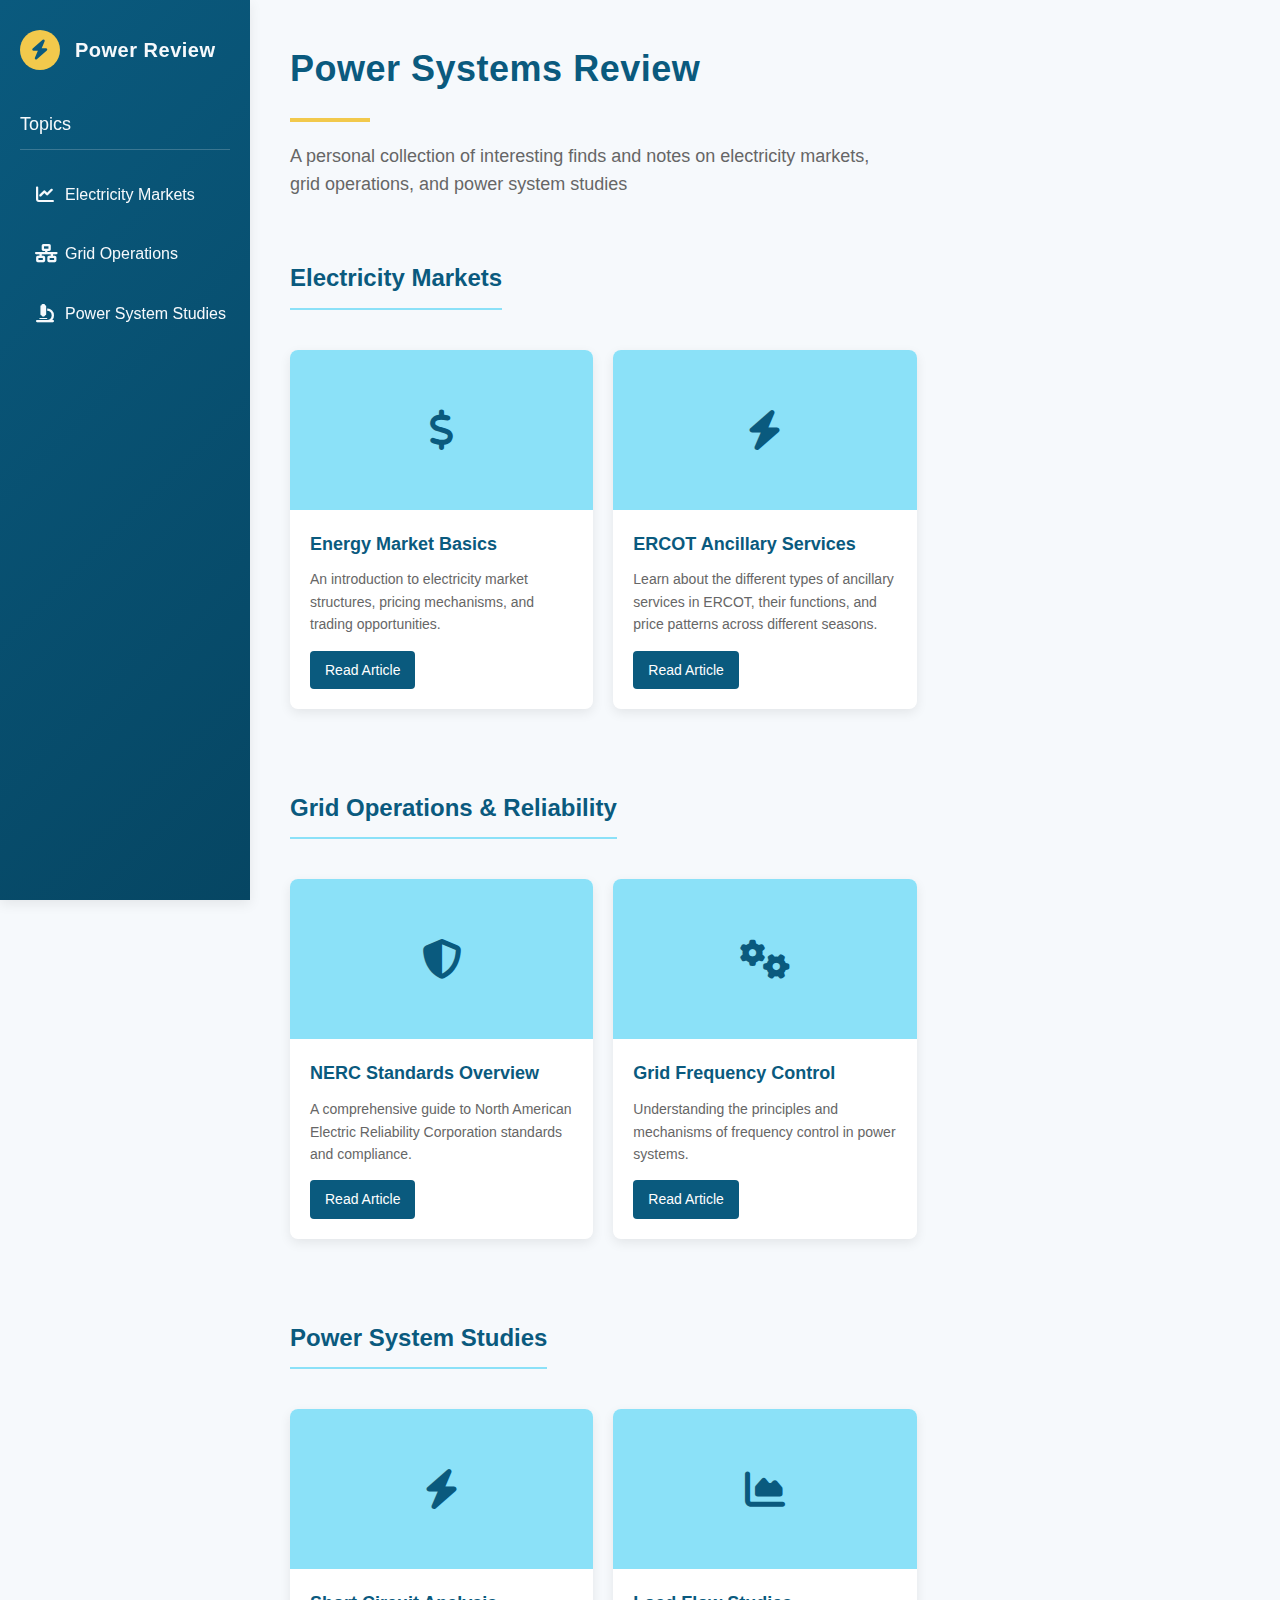
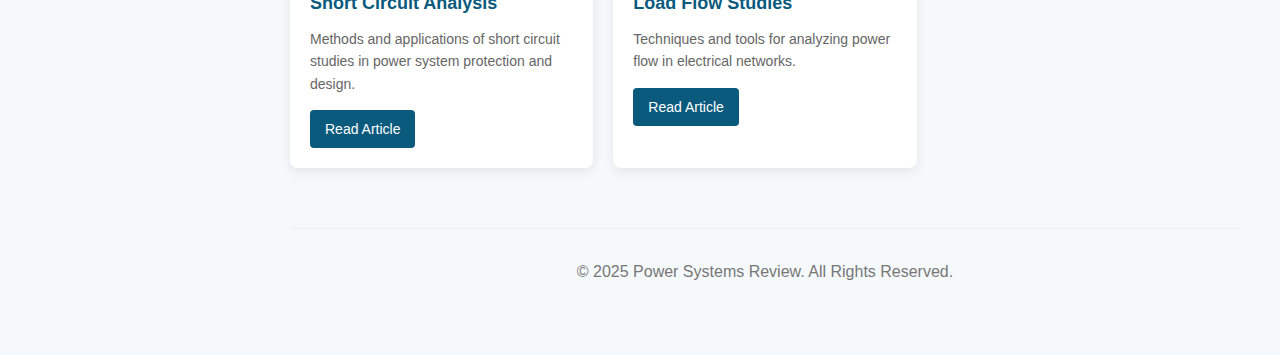
<file: index.html>
<!DOCTYPE html>
<html lang="en">
<head>
    <meta charset="UTF-8">
    <meta name="viewport" content="width=device-width, initial-scale=1.0">
    <title>Power Systems Review</title>
    <link rel="stylesheet" href="https://cdnjs.cloudflare.com/ajax/libs/font-awesome/6.4.0/css/all.min.css">
    <style>
        :root {
            --primary-color: #0a5a7e;
            --secondary-color: #8be1f8;
            --accent-color: #f2c94c;
            --bg-color: #f6f9fc;
            --sidebar-bg: #0a5a7e;
            --text-color: #333;
            --sidebar-text: #f6f9fc;
            --card-bg: #fff;
            --border-radius: 8px;
            --box-shadow: 0 4px 12px rgba(0,0,0,0.08);
            --transition: all 0.3s ease;
        }

        * {
            margin: 0;
            padding: 0;
            box-sizing: border-box;
        }

        body {
            font-family: 'Segoe UI', Tahoma, Geneva, Verdana, sans-serif;
            background-color: var(--bg-color);
            color: var(--text-color);
            margin: 0;
            padding: 0;
            line-height: 1.6;
            overflow-x: hidden;
        }

        /* Mobile Menu Toggle */
        .menu-toggle {
            display: none;
            position: fixed;
            top: 15px;
            right: 15px;
            z-index: 200;
            background-color: var(--primary-color);
            color: white;
            border: none;
            border-radius: 50%;
            width: 45px;
            height: 45px;
            cursor: pointer;
            box-shadow: var(--box-shadow);
        }

        .sidebar {
            width: 250px;
            background: linear-gradient(135deg, var(--primary-color), #064663);
            color: var(--sidebar-text);
            padding: 30px 20px;
            height: 100vh;
            position: fixed;
            top: 0;
            left: 0;
            box-shadow: var(--box-shadow);
            z-index: 100;
            transition: var(--transition);
            overflow-y: auto;
        }

        .sidebar-header {
            display: flex;
            align-items: center;
            margin-bottom: 40px;
        }

        .logo {
            width: 40px;
            height: 40px;
            background-color: var(--accent-color);
            border-radius: 50%;
            display: flex;
            align-items: center;
            justify-content: center;
            margin-right: 15px;
            flex-shrink: 0;
        }

        .logo i {
            color: var(--primary-color);
            font-size: 20px;
        }

        .sidebar-title {
            font-size: 20px;
            font-weight: 600;
            letter-spacing: 0.5px;
            white-space: nowrap;
        }

        .sidebar h2 {
            color: var(--sidebar-text);
            font-size: 18px;
            padding-bottom: 10px;
            margin-bottom: 20px;
            border-bottom: 1px solid rgba(255, 255, 255, 0.2);
            font-weight: 500;
        }

        .nav-links {
            list-style: none;
            padding: 0;
        }

        .nav-links li {
            margin-bottom: 10px;
        }

        .nav-links a {
            color: var(--sidebar-text);
            text-decoration: none;
            display: flex;
            align-items: center;
            padding: 12px 15px;
            border-radius: var(--border-radius);
            transition: var(--transition);
        }

        .nav-links a:hover {
            background-color: rgba(255, 255, 255, 0.1);
            transform: translateX(5px);
        }

        .nav-links i {
            margin-right: 10px;
            font-size: 18px;
            width: 20px;
            text-align: center;
            flex-shrink: 0;
        }
        
        .nav-links span {
            white-space: nowrap;
        }

        .content {
            margin-left: 250px;
            padding: 40px;
            width: calc(100% - 250px);
            min-height: 100vh;
            transition: var(--transition);
        }

        header {
            margin-bottom: 40px;
            position: relative;
        }

        header h1 {
            font-size: 36px;
            color: var(--primary-color);
            margin-bottom: 10px;
            font-weight: 600;
            letter-spacing: 0.5px;
        }

        header p {
            font-size: 18px;
            color: #666;
            max-width: 600px;
        }

        .header-line {
            height: 4px;
            width: 80px;
            background-color: var(--accent-color);
            margin: 20px 0;
        }

        section {
            margin-bottom: 60px;
            padding-top: 20px;
            scroll-margin-top: 30px;
        }

        section h2 {
            font-size: 24px;
            color: var(--primary-color);
            margin-bottom: 20px;
            padding-bottom: 10px;
            border-bottom: 2px solid var(--secondary-color);
            display: inline-block;
        }

        .article-grid {
            display: grid;
            grid-template-columns: repeat(auto-fill, minmax(300px, 1fr));
            gap: 20px;
            margin-top: 20px;
        }

        .article-card {
            background-color: var(--card-bg);
            border-radius: var(--border-radius);
            overflow: hidden;
            box-shadow: var(--box-shadow);
            transition: var(--transition);
            height: 100%;
        }

        .article-card:hover {
            transform: translateY(-5px);
            box-shadow: 0 10px 20px rgba(0,0,0,0.1);
        }

        .card-img {
            height: 160px;
            background-color: var(--secondary-color);
            display: flex;
            align-items: center;
            justify-content: center;
        }

        .card-img i {
            font-size: 40px;
            color: var(--primary-color);
        }

        .card-content {
            padding: 20px;
        }

        .card-content h3 {
            font-size: 18px;
            margin-bottom: 10px;
            color: var(--primary-color);
        }

        .card-content p {
            font-size: 14px;
            color: #666;
            margin-bottom: 15px;
        }

        .card-link {
            display: inline-block;
            padding: 8px 15px;
            background-color: var(--primary-color);
            color: white;
            text-decoration: none;
            border-radius: 4px;
            font-size: 14px;
            transition: var(--transition);
        }

        .card-link:hover {
            background-color: #064663;
        }

        footer {
            text-align: center;
            border-top: 1px solid #eee;
            padding: 30px 0;
            margin-top: 50px;
            color: #777;
        }

        /* Tablet & Mobile Styles */
        @media (max-width: 992px) {
            .article-grid {
                grid-template-columns: repeat(auto-fill, minmax(250px, 1fr));
            }
        }

        @media (max-width: 768px) {
            .menu-toggle {
                display: flex;
                align-items: center;
                justify-content: center;
            }
            
            .sidebar {
                transform: translateX(-100%);
                width: 250px;
            }
            
            .sidebar.active {
                transform: translateX(0);
            }
            
            .content {
                margin-left: 0;
                width: 100%;
                padding: 20px;
            }
            
            header h1 {
                font-size: 28px;
                padding-right: 50px;
            }
            
            header p {
                font-size: 16px;
            }
            
            .article-grid {
                grid-template-columns: 1fr;
            }
        }
        
        @media (max-width: 480px) {
            header h1 {
                font-size: 24px;
            }
            
            section h2 {
                font-size: 20px;
            }
            
            .content {
                padding: 15px;
            }
            
            .card-content {
                padding: 15px;
            }
        }
    </style>
</head>
<body>
    <button class="menu-toggle" id="menuToggle">
        <i class="fas fa-bars"></i>
    </button>
    
    <div class="sidebar" id="sidebar">
        <div class="sidebar-header">
            <div class="logo">
                <i class="fas fa-bolt"></i>
            </div>
            <div class="sidebar-title">Power Review</div>
        </div>
        <h2>Topics</h2>
        <ul class="nav-links">
            <li>
                <a href="#markets" class="menu-link">
                    <i class="fas fa-chart-line"></i>
                    <span>Electricity Markets</span>
                </a>
            </li>
            <li>
                <a href="#grid" class="menu-link">
                    <i class="fas fa-network-wired"></i>
                    <span>Grid Operations</span>
                </a>
            </li>
            <li>
                <a href="#studies" class="menu-link">
                    <i class="fas fa-microscope"></i>
                    <span>Power System Studies</span>
                </a>
            </li>
        </ul>
    </div>
    
    <div class="content" id="content">
        <header>
            <h1>Power Systems Review</h1>
            <div class="header-line"></div>
            <p>A personal collection of interesting finds and notes on electricity markets, grid operations, and power system studies</p>
        </header>
        
        <section id="markets">
            <h2>Electricity Markets</h2>
            <div class="article-grid">
                <div class="article-card">
                    <div class="card-img">
                        <i class="fas fa-dollar-sign"></i>
                    </div>
                    <div class="card-content">
                        <h3>Energy Market Basics</h3>
                        <p>An introduction to electricity market structures, pricing mechanisms, and trading opportunities.</p>
                        <a href="articles/markets/sample_market_article.html" class="card-link">Read Article</a>
                    </div>
                </div>
                <div class="article-card">
                    <div class="card-img">
                        <i class="fas fa-bolt"></i> <!-- Using electricity icon, you can change to another if preferred -->
                    </div>
                    <div class="card-content">
                        <h3>ERCOT Ancillary Services</h3>
                        <p>Learn about the different types of ancillary services in ERCOT, their functions, and price patterns across different seasons.</p>
                        <a href="articles/markets/ercot_ancillary_services.html" class="card-link">Read Article</a>
                    </div>
                </div>
        </section>
        
        <section id="grid">
            <h2>Grid Operations & Reliability</h2>
            <div class="article-grid">
                <div class="article-card">
                    <div class="card-img">
                        <i class="fas fa-shield-alt"></i>
                    </div>
                    <div class="card-content">
                        <h3>NERC Standards Overview</h3>
                        <p>A comprehensive guide to North American Electric Reliability Corporation standards and compliance.</p>
                        <a href="articles/grid_operations/sample_grid_article.html" class="card-link">Read Article</a>
                    </div>
                </div>
                <div class="article-card">
                    <div class="card-img">
                        <i class="fas fa-cogs"></i>
                    </div>
                    <div class="card-content">
                        <h3>Grid Frequency Control</h3>
                        <p>Understanding the principles and mechanisms of frequency control in power systems.</p>
                        <a href="articles/grid_operations/frequency_control.html" class="card-link">Read Article</a>
                    </div>
                </div>
            </div>
        </section>
        
        <section id="studies">
            <h2>Power System Studies</h2>
            <div class="article-grid">
                <div class="article-card">
                    <div class="card-img">
                        <i class="fas fa-bolt"></i>
                    </div>
                    <div class="card-content">
                        <h3>Short Circuit Analysis</h3>
                        <p>Methods and applications of short circuit studies in power system protection and design.</p>
                        <a href="articles/power_system_studies/sample_studies_article.html" class="card-link">Read Article</a>
                    </div>
                </div>
                <div class="article-card">
                    <div class="card-img">
                        <i class="fas fa-chart-area"></i>
                    </div>
                    <div class="card-content">
                        <h3>Load Flow Studies</h3>
                        <p>Techniques and tools for analyzing power flow in electrical networks.</p>
                        <a href="articles/power_system_studies/load_flow.html" class="card-link">Read Article</a>
                    </div>
                </div>
            </div>
        </section>
        
        <footer>
            <p>© 2025 Power Systems Review. All Rights Reserved.</p>
        </footer>
    </div>

    <script>
        document.addEventListener('DOMContentLoaded', function() {
            const menuToggle = document.getElementById('menuToggle');
            const sidebar = document.getElementById('sidebar');
            const content = document.getElementById('content');
            const menuLinks = document.querySelectorAll('.menu-link');
            
            // Toggle menu
            menuToggle.addEventListener('click', function() {
                sidebar.classList.toggle('active');
            });
            
            // Close menu when clicking a link (mobile)
            menuLinks.forEach(link => {
                link.addEventListener('click', function() {
                    if (window.innerWidth <= 768) {
                        sidebar.classList.remove('active');
                    }
                });
            });
            
            // Close menu when clicking outside
            content.addEventListener('click', function() {
                if (window.innerWidth <= 768 && sidebar.classList.contains('active')) {
                    sidebar.classList.remove('active');
                }
            });
            
            // Handle resize
            window.addEventListener('resize', function() {
                if (window.innerWidth > 768) {
                    sidebar.classList.remove('active');
                }
            });
        });
    </script>
</body>
</html>
</file>
